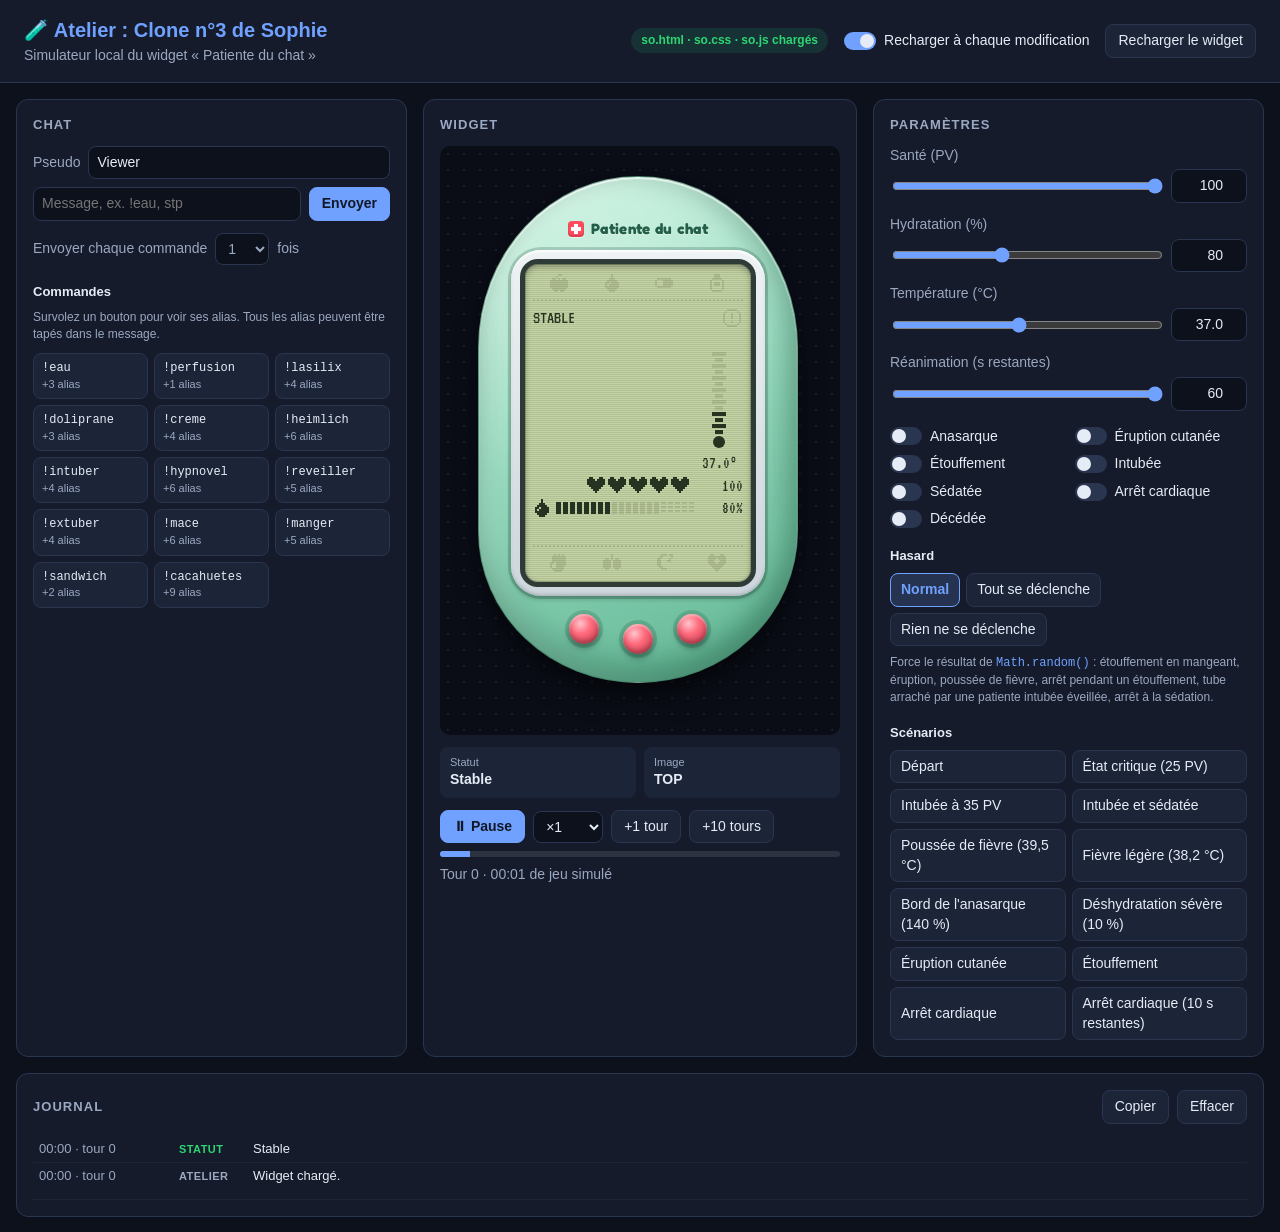
<file: atelier/index.html>
<!doctype html>
<html lang="fr">
<head>
    <meta charset="utf-8">
    <meta name="viewport" content="width=device-width, initial-scale=1">
    <title>Atelier : Clone n°3 de Sophie</title>
    <link rel="stylesheet" href="atelier.css">
</head>
<body>
    <header class="entete">
        <div>
            <h1>🧪 Atelier : Clone n°3 de Sophie</h1>
            <p class="sous-titre">Simulateur local du widget « Patiente du chat »</p>
        </div>

        <div class="fichiers">
            <span id="etat-fichiers" class="etat-fichiers">Chargement…</span>
            <label class="bascule">
                <input type="checkbox" id="auto-recharge" checked>
                <span class="bascule-piste" aria-hidden="true"></span>
                <span>Recharger à chaque modification</span>
            </label>
            <button id="recharger" class="bouton" type="button">Recharger le widget</button>
        </div>
    </header>

    <main class="atelier">

        <section class="panneau zone-chat" aria-labelledby="titre-chat">
            <h2 id="titre-chat">Chat</h2>

            <form id="form-chat" class="form-chat">
                <label class="champ">
                    <span>Pseudo</span>
                    <input id="pseudo" value="Viewer" autocomplete="off">
                </label>
                <div class="ligne">
                    <input id="message" placeholder="Message, ex. !eau, stp" autocomplete="off" aria-label="Message">
                    <button class="bouton principal" type="submit">Envoyer</button>
                </div>
            </form>

            <div class="ligne repetition">
                <label for="repetition" title="Chaque envoi vient d'un viewer différent : Viewer, Viewer 2…">Envoyer chaque commande</label>
                <select id="repetition">
                    <option>1</option>
                    <option>3</option>
                    <option>5</option>
                    <option>10</option>
                </select>
                <span>fois</span>
            </div>

            <h3>Commandes</h3>
            <p class="aide">Survolez un bouton pour voir ses alias. Tous les alias peuvent être tapés dans le message.</p>
            <div id="commandes" class="commandes"></div>
        </section>

        <section class="panneau zone-scene" aria-labelledby="titre-widget">
            <h2 id="titre-widget">Widget</h2>

            <div class="scene">
                <iframe id="widget" title="Widget Patiente du chat"></iframe>
            </div>

            <dl class="resume">
                <div>
                    <dt>Statut</dt>
                    <dd id="resume-statut">—</dd>
                </div>
                <div>
                    <dt>Image</dt>
                    <dd id="resume-image">—</dd>
                </div>
            </dl>

            <div class="temps">
                <div class="ligne">
                    <button id="lecture" class="bouton principal" type="button">⏸ Pause</button>
                    <select id="vitesse" aria-label="Vitesse">
                        <option value="1">×1</option>
                        <option value="2">×2</option>
                        <option value="5">×5</option>
                        <option value="20">×20</option>
                        <option value="100">×100</option>
                    </select>
                    <button id="tour-1" class="bouton" type="button">+1 tour</button>
                    <button id="tour-10" class="bouton" type="button">+10 tours</button>
                </div>
                <div class="progression" aria-hidden="true">
                    <div id="progression-barre"></div>
                </div>
                <p class="horloge">
                    <span id="tours">Tour 0</span> ·
                    <span id="temps-simule">00:00</span> de jeu simulé
                </p>
            </div>
        </section>

        <section class="panneau zone-parametres" aria-labelledby="titre-parametres">
            <h2 id="titre-parametres">Paramètres</h2>

            <div id="parametres-nombres" class="parametres-nombres"></div>
            <div id="parametres-etats" class="parametres-etats"></div>

            <h3>Hasard</h3>
            <div id="hasard" class="segments">
                <button type="button" data-hasard="normal" aria-pressed="true">Normal</button>
                <button type="button" data-hasard="toujours" aria-pressed="false">Tout se déclenche</button>
                <button type="button" data-hasard="jamais" aria-pressed="false">Rien ne se déclenche</button>
            </div>
            <p class="aide">
                Force le résultat de <code>Math.random()</code> : étouffement en mangeant,
                éruption, poussée de fièvre, arrêt pendant un étouffement,
                tube arraché par une patiente intubée éveillée, arrêt à la sédation.
            </p>

            <h3>Scénarios</h3>
            <div id="scenarios" class="scenarios"></div>
        </section>

        <section class="panneau zone-journal" aria-labelledby="titre-journal">
            <div class="ligne journal-entete">
                <h2 id="titre-journal">Journal</h2>
                <div class="ligne">
                    <button id="copier-journal" class="bouton" type="button">Copier</button>
                    <button id="effacer-journal" class="bouton" type="button">Effacer</button>
                </div>
            </div>
            <ol id="journal" class="journal"></ol>
        </section>

    </main>

    <script src="atelier.js"></script>
</body>
</html>
</file>
<file: atelier/atelier.css>
:root {
    color-scheme: dark;
    --fond: #0d111c;
    --panneau: #151b2b;
    --panneau-clair: #1c2438;
    --bordure: #2a3550;
    --texte: #e6ecf5;
    --texte-doux: #9aa8c1;
    --accent: #70a1ff;
    --vert: #2ed573;
    --orange: #ffa502;
    --rouge: #ff4757;
    --jaune: #eccc68;
    --rayon: 12px;
}

* {
    box-sizing: border-box;
}

body {
    margin: 0;
    background: var(--fond);
    color: var(--texte);
    font-family: "Segoe UI", Tahoma, Geneva, Verdana, sans-serif;
    font-size: 14px;
    line-height: 1.4;
}

button,
input,
select {
    font: inherit;
    color: inherit;
}

code {
    font-family: Consolas, "Cascadia Mono", monospace;
    font-size: 12px;
    color: var(--accent);
}

h1,
h2,
h3 {
    margin: 0;
}

/* ---------- En-tête ---------- */

.entete {
    display: flex;
    flex-wrap: wrap;
    justify-content: space-between;
    align-items: center;
    gap: 12px 24px;
    padding: 16px 24px;
    border-bottom: 1px solid var(--bordure);
    background: var(--panneau);
}

.entete h1 {
    font-size: 20px;
    color: var(--accent);
}

.sous-titre {
    margin: 2px 0 0;
    color: var(--texte-doux);
}

.fichiers {
    display: flex;
    flex-wrap: wrap;
    align-items: center;
    gap: 12px 16px;
}

.etat-fichiers {
    padding: 4px 10px;
    border-radius: 999px;
    background: rgba(46, 213, 115, 0.12);
    color: var(--vert);
    font-size: 12px;
    font-weight: 600;
}

.etat-fichiers.erreur {
    background: rgba(255, 71, 87, 0.15);
    color: var(--rouge);
}

/* ---------- Grille ---------- */

.atelier {
    display: grid;
    grid-template-columns: minmax(240px, 1fr) auto minmax(280px, 1fr);
    grid-template-areas:
        "chat scene parametres"
        "journal journal journal";
    gap: 16px;
    max-width: 1400px;
    margin: 0 auto;
    padding: 16px;
}

.zone-chat { grid-area: chat; }
.zone-scene { grid-area: scene; }
.zone-parametres { grid-area: parametres; }
.zone-journal { grid-area: journal; }

@media (max-width: 1080px) {
    .atelier {
        grid-template-columns: 1fr;
        grid-template-areas:
            "scene"
            "chat"
            "parametres"
            "journal";
    }
}

.panneau {
    min-width: 0;
    padding: 16px;
    border: 1px solid var(--bordure);
    border-radius: var(--rayon);
    background: var(--panneau);
}

.panneau h2 {
    margin-bottom: 12px;
    font-size: 13px;
    letter-spacing: 0.08em;
    text-transform: uppercase;
    color: var(--texte-doux);
}

.panneau h3 {
    margin: 18px 0 8px;
    font-size: 13px;
    color: var(--texte);
}

.aide {
    margin: 0 0 10px;
    font-size: 12px;
    color: var(--texte-doux);
}

.ligne {
    display: flex;
    flex-wrap: wrap;
    align-items: center;
    gap: 8px;
}

/* ---------- Contrôles ---------- */

.bouton,
.commande,
.segments button,
.scenarios button {
    border: 1px solid var(--bordure);
    border-radius: 8px;
    background: var(--panneau-clair);
    cursor: pointer;
    transition: background-color 0.15s ease, border-color 0.15s ease;
}

.bouton {
    padding: 6px 12px;
}

.bouton:hover,
.commande:hover,
.segments button:hover,
.scenarios button:hover {
    border-color: var(--accent);
}

.bouton.principal {
    border-color: var(--accent);
    background: var(--accent);
    color: #101828;
    font-weight: 600;
}

.bouton.principal:hover {
    background: #8fb5ff;
}

input:not([type]),
input[type="number"],
select {
    padding: 6px 8px;
    border: 1px solid var(--bordure);
    border-radius: 8px;
    background: var(--fond);
}

input:focus-visible,
select:focus-visible,
button:focus-visible {
    outline: 2px solid var(--accent);
    outline-offset: 2px;
}

input[type="range"] {
    width: 100%;
    accent-color: var(--accent);
}

/* ---------- Chat ---------- */

.form-chat {
    display: flex;
    flex-direction: column;
    gap: 8px;
}

.champ {
    display: flex;
    align-items: center;
    gap: 8px;
}

.champ span {
    color: var(--texte-doux);
}

.champ input {
    flex: 1;
    min-width: 0;
}

.form-chat .ligne input {
    flex: 1;
    min-width: 0;
}

.repetition {
    margin-top: 12px;
    color: var(--texte-doux);
}

.commandes {
    display: grid;
    grid-template-columns: repeat(auto-fill, minmax(104px, 1fr));
    gap: 6px;
}

.commande {
    padding: 6px 8px;
    font-family: Consolas, "Cascadia Mono", monospace;
    font-size: 12px;
    text-align: left;
}

.commande small {
    display: block;
    color: var(--texte-doux);
    font-family: "Segoe UI", Tahoma, sans-serif;
    font-size: 11px;
}

/* ---------- Scène ---------- */

.scene {
    display: flex;
    justify-content: center;
    padding: 8px;
    border-radius: 10px;
    background-color: #0a0d16;
    background-image: radial-gradient(rgba(255, 255, 255, 0.07) 1px, transparent 1px);
    background-size: 16px 16px;
}

.scene iframe {
    display: block;
    width: 384px;
    max-width: 100%;
    height: 480px;
    border: 0;
    background: transparent;
}

.resume {
    display: grid;
    grid-template-columns: 1fr 1fr;
    gap: 8px;
    margin: 12px 0;
}

.resume div {
    padding: 8px 10px;
    border-radius: 8px;
    background: var(--panneau-clair);
}

.resume dt {
    font-size: 11px;
    color: var(--texte-doux);
}

.resume dd {
    margin: 0;
    font-weight: 600;
    overflow-wrap: anywhere;
}

.temps {
    display: flex;
    flex-direction: column;
    gap: 8px;
}

.progression {
    height: 6px;
    border-radius: 3px;
    background: rgba(255, 255, 255, 0.1);
    overflow: hidden;
}

#progression-barre {
    width: 0;
    height: 100%;
    background: var(--accent);
}

.horloge {
    margin: 0;
    color: var(--texte-doux);
    font-variant-numeric: tabular-nums;
}

/* ---------- Paramètres ---------- */

.parametres-nombres {
    display: flex;
    flex-direction: column;
    gap: 12px;
}

.param {
    display: grid;
    grid-template-columns: 1fr 76px;
    align-items: center;
    gap: 4px 10px;
}

.param label {
    grid-column: 1 / -1;
    color: var(--texte-doux);
}

.param input[type="number"] {
    width: 100%;
    text-align: right;
    font-variant-numeric: tabular-nums;
}

.parametres-etats {
    display: grid;
    grid-template-columns: repeat(auto-fill, minmax(130px, 1fr));
    gap: 8px 12px;
    margin-top: 16px;
}

.bascule {
    display: inline-flex;
    align-items: center;
    gap: 8px;
    cursor: pointer;
    user-select: none;
}

.bascule input {
    position: absolute;
    opacity: 0;
    width: 1px;
    height: 1px;
}

.bascule-piste {
    position: relative;
    flex: none;
    width: 32px;
    height: 18px;
    border-radius: 9px;
    background: var(--bordure);
    transition: background-color 0.15s ease;
}

.bascule-piste::after {
    content: "";
    position: absolute;
    top: 2px;
    left: 2px;
    width: 14px;
    height: 14px;
    border-radius: 50%;
    background: var(--texte);
    transition: transform 0.15s ease;
}

.bascule input:checked + .bascule-piste {
    background: var(--accent);
}

.bascule input:checked + .bascule-piste::after {
    transform: translateX(14px);
}

.bascule input:focus-visible + .bascule-piste {
    outline: 2px solid var(--accent);
    outline-offset: 2px;
}

.segments {
    display: flex;
    flex-wrap: wrap;
    gap: 6px;
    margin-bottom: 8px;
}

.segments button {
    padding: 6px 10px;
}

.segments button[aria-pressed="true"] {
    border-color: var(--accent);
    background: rgba(112, 161, 255, 0.18);
    color: var(--accent);
    font-weight: 600;
}

.scenarios {
    display: grid;
    grid-template-columns: repeat(auto-fill, minmax(150px, 1fr));
    gap: 6px;
}

.scenarios button {
    padding: 6px 10px;
    text-align: left;
}

/* ---------- Journal ---------- */

.journal-entete {
    justify-content: space-between;
    margin-bottom: 12px;
}

.journal-entete h2 {
    margin: 0;
}

.journal {
    max-height: 320px;
    margin: 0;
    padding: 0;
    list-style: none;
    overflow-y: auto;
    font-size: 13px;
}

.entree {
    display: grid;
    grid-template-columns: 130px 64px 1fr;
    gap: 10px;
    padding: 4px 6px;
    border-bottom: 1px solid rgba(255, 255, 255, 0.04);
}

.entree-temps {
    color: var(--texte-doux);
    font-variant-numeric: tabular-nums;
}

.entree-type {
    font-size: 11px;
    font-weight: 700;
    text-transform: uppercase;
    letter-spacing: 0.04em;
    padding-top: 2px;
}

.entree.chat .entree-type { color: var(--accent); }
.entree.widget .entree-type { color: var(--jaune); }
.entree.statut .entree-type { color: var(--vert); }
.entree.atelier .entree-type { color: var(--texte-doux); }
.entree.erreur .entree-type,
.entree.erreur .entree-texte { color: var(--rouge); }

@media (max-width: 600px) {
    .entete {
        padding: 16px;
    }

    .entree {
        grid-template-columns: 1fr;
        gap: 0;
    }
}
</file>
